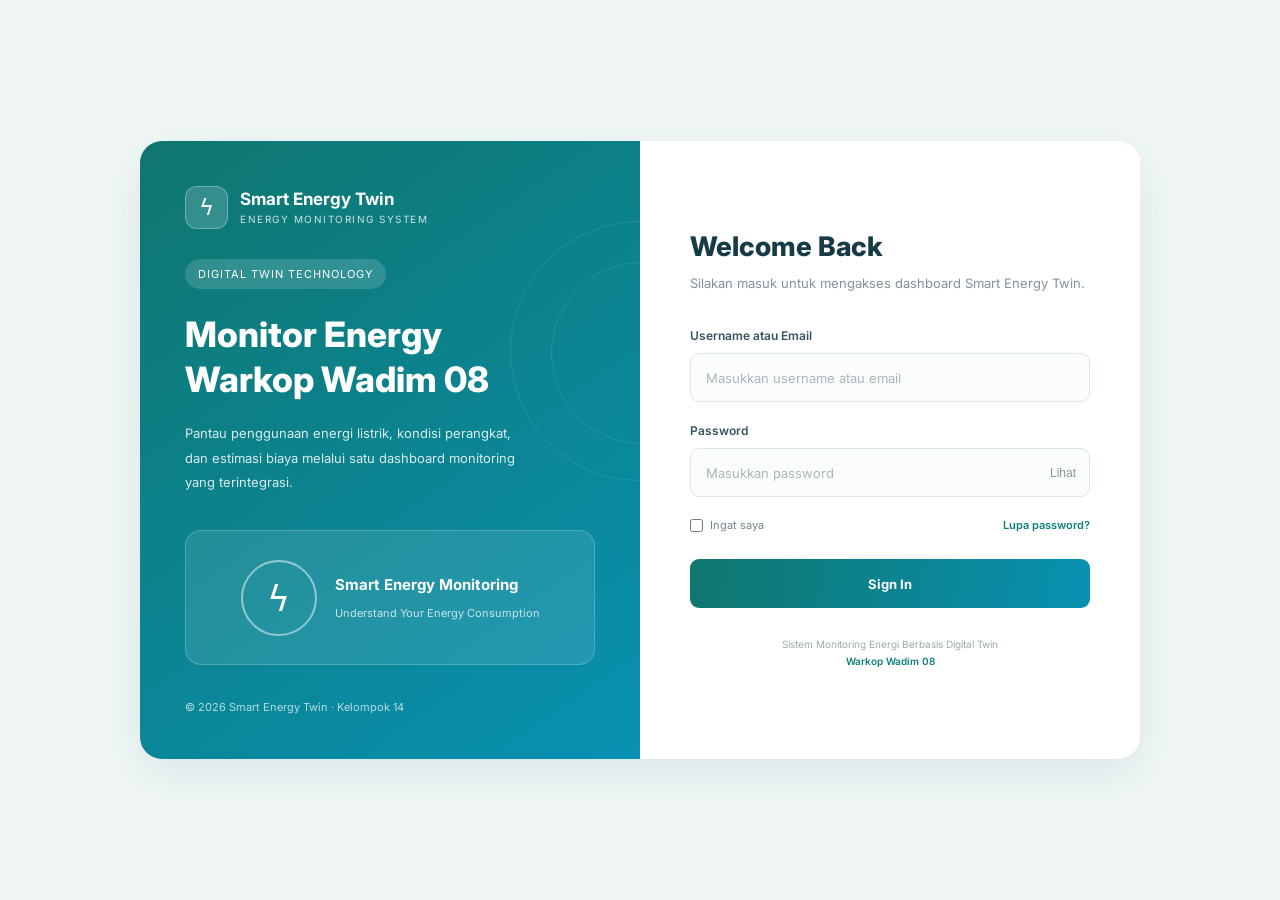
<file: Source code/login.html>
<!DOCTYPE html>
<html lang="id">
<head>
    <meta charset="UTF-8">
    <meta name="viewport" content="width=device-width, initial-scale=1.0">
    <title>Login | Smart Energy Twin</title>

    <link href="https://fonts.googleapis.com/css2?family=Inter:wght@400;500;600;700;800&display=swap" rel="stylesheet">

    <style>
        * {
            margin: 0;
            padding: 0;
            box-sizing: border-box;
        }

        body {
            font-family: 'Inter', sans-serif;
            min-height: 100vh;
            background: #f1f7f7;
            display: flex;
            align-items: center;
            justify-content: center;
            padding: 25px;
            color: #172f3b;
        }

        .login-container {
            width: 100%;
            max-width: 1000px;
            min-height: 590px;
            display: grid;
            grid-template-columns: 1fr 1fr;
            background: white;
            border-radius: 22px;
            overflow: hidden;
            box-shadow: 0 15px 50px rgba(15, 70, 80, 0.10);
        }

        /* LEFT PANEL */
        .login-info {
            position: relative;
            overflow: hidden;
            padding: 45px;
            background: linear-gradient(145deg, #0f766e, #0891b2);
            color: white;
            display: flex;
            flex-direction: column;
            justify-content: space-between;
        }

        .brand {
            display: flex;
            align-items: center;
            gap: 12px;
        }

        .brand-icon {
            width: 43px;
            height: 43px;
            background: rgba(255,255,255,0.16);
            border: 1px solid rgba(255,255,255,0.3);
            border-radius: 12px;
            display: flex;
            align-items: center;
            justify-content: center;
            font-size: 23px;
        }

        .brand-name {
            font-size: 17px;
            font-weight: 700;
        }

        .brand-subtitle {
            font-size: 10px;
            opacity: 0.8;
            margin-top: 4px;
            letter-spacing: 1.5px;
        }

        .info-content {
            position: relative;
            z-index: 2;
            margin-top: 30px;
        }

        .info-label {
            display: inline-block;
            padding: 8px 13px;
            border-radius: 30px;
            background: rgba(255,255,255,0.15);
            font-size: 11px;
            letter-spacing: 1px;
            margin-bottom: 23px;
        }

        .info-content h1 {
            font-size: 35px;
            line-height: 1.3;
            margin-bottom: 18px;
            font-weight: 800;
        }

        .info-content p {
            font-size: 13px;
            line-height: 1.9;
            color: rgba(255,255,255,0.85);
            max-width: 340px;
        }

        .energy-illustration {
            margin-top: 35px;
            width: 100%;
            height: 135px;
            border: 1px solid rgba(255,255,255,0.2);
            border-radius: 16px;
            background: rgba(255,255,255,0.10);
            display: flex;
            align-items: center;
            justify-content: center;
            gap: 18px;
        }

        .energy-circle {
            width: 76px;
            height: 76px;
            border: 2px solid rgba(255,255,255,0.5);
            border-radius: 50%;
            display: flex;
            align-items: center;
            justify-content: center;
            font-size: 35px;
        }

        .energy-text strong {
            display: block;
            font-size: 15px;
            margin-bottom: 7px;
        }

        .energy-text span {
            font-size: 11px;
            color: rgba(255,255,255,0.75);
        }

        .info-footer {
            font-size: 11px;
            color: rgba(255,255,255,0.7);
            margin-top: 35px;
        }

        .circle-decoration {
            position: absolute;
            width: 260px;
            height: 260px;
            border: 1px solid rgba(255,255,255,0.10);
            border-radius: 50%;
            right: -130px;
            top: 80px;
        }

        .circle-decoration::after {
            content: "";
            position: absolute;
            width: 180px;
            height: 180px;
            border: 1px solid rgba(255,255,255,0.10);
            border-radius: 50%;
            top: 40px;
            left: 40px;
        }

        /* RIGHT PANEL */
        .login-form-section {
            padding: 55px 50px;
            display: flex;
            flex-direction: column;
            justify-content: center;
        }

        .form-heading {
            margin-bottom: 35px;
        }

        .form-heading h2 {
            font-size: 27px;
            font-weight: 800;
            color: #173b46;
            margin-bottom: 10px;
        }

        .form-heading p {
            color: #82939a;
            font-size: 13px;
            line-height: 1.6;
        }

        .form-group {
            margin-bottom: 21px;
        }

        .form-group label {
            display: block;
            font-size: 12px;
            font-weight: 600;
            color: #36545d;
            margin-bottom: 10px;
        }

        .input-wrapper {
            position: relative;
        }

        .input-wrapper input {
            width: 100%;
            height: 49px;
            padding: 0 15px;
            border: 1px solid #dce7e8;
            border-radius: 9px;
            outline: none;
            font-family: inherit;
            font-size: 13px;
            color: #29444d;
            transition: 0.2s;
            background: #fbfdfd;
        }

        .input-wrapper input:focus {
            border-color: #0f8b85;
            box-shadow: 0 0 0 3px rgba(15,139,133,0.09);
        }

        .input-wrapper input::placeholder {
            color: #a9b7bb;
        }

        .password-toggle {
            position: absolute;
            right: 14px;
            top: 50%;
            transform: translateY(-50%);
            border: none;
            background: none;
            color: #82969b;
            cursor: pointer;
            font-size: 12px;
        }

        .form-options {
            display: flex;
            justify-content: space-between;
            align-items: center;
            margin: 5px 0 27px;
            font-size: 11px;
        }

        .remember {
            display: flex;
            align-items: center;
            gap: 7px;
            color: #71858b;
        }

        .remember input {
            accent-color: #0f766e;
        }

        .forgot-password {
            color: #0f817b;
            text-decoration: none;
            font-weight: 600;
        }

        .login-button {
            width: 100%;
            height: 49px;
            border: none;
            border-radius: 9px;
            background: linear-gradient(100deg, #0f766e, #0891b2);
            color: white;
            font-family: inherit;
            font-size: 13px;
            font-weight: 700;
            cursor: pointer;
            transition: 0.25s;
        }

        .login-button:hover {
            transform: translateY(-2px);
            box-shadow: 0 8px 18px rgba(15,118,110,0.22);
        }

        .login-note {
            text-align: center;
            color: #9aabad;
            font-size: 10px;
            margin-top: 28px;
            line-height: 1.7;
        }

        .login-note span {
            color: #0f817b;
            font-weight: 600;
        }

        @media (max-width: 760px) {
            .login-container {
                max-width: 450px;
                grid-template-columns: 1fr;
            }

            .login-info {
                padding: 30px;
                min-height: 350px;
            }

            .info-content {
                margin-top: 40px;
            }

            .info-content h1 {
                font-size: 27px;
            }

            .energy-illustration {
                display: none;
            }

            .login-form-section {
                padding: 40px 30px;
            }
        }

        @media (max-width: 400px) {
            body {
                padding: 12px;
            }

            .login-form-section {
                padding: 35px 22px;
            }
        }
    </style>
</head>

<body>

    <div class="login-container">

        <!-- LEFT PANEL -->
        <section class="login-info">

            <div class="circle-decoration"></div>

            <div class="brand">
                <div class="brand-icon">ϟ</div>

                <div>
                    <div class="brand-name">Smart Energy Twin</div>
                    <div class="brand-subtitle">ENERGY MONITORING SYSTEM</div>
                </div>
            </div>

            <div class="info-content">

                <div class="info-label">
                    DIGITAL TWIN TECHNOLOGY
                </div>

                <h1>
                    Monitor Energy<br>
                    Warkop Wadim 08
                </h1>

                <p>
                    Pantau penggunaan energi listrik, kondisi perangkat,
                    dan estimasi biaya melalui satu dashboard monitoring
                    yang terintegrasi.
                </p>

                <div class="energy-illustration">

                    <div class="energy-circle">ϟ</div>

                    <div class="energy-text">
                        <strong>Smart Energy Monitoring</strong>
                        <span>Understand Your Energy Consumption</span>
                    </div>

                </div>

            </div>

            <div class="info-footer">
                © 2026 Smart Energy Twin · Kelompok 14
            </div>

        </section>


        <!-- RIGHT PANEL -->
        <section class="login-form-section">

            <div class="form-heading">
                <h2>Welcome Back</h2>
                <p>
                    Silakan masuk untuk mengakses dashboard
                    Smart Energy Twin.
                </p>
            </div>

            <form id="loginForm">

                <div class="form-group">
                    <label for="username">Username atau Email</label>

                    <div class="input-wrapper">
                        <input
                            type="text"
                            id="username"
                            placeholder="Masukkan username atau email"
                            required
                        >
                    </div>
                </div>

                <div class="form-group">
                    <label for="password">Password</label>

                    <div class="input-wrapper">
                        <input
                            type="password"
                            id="password"
                            placeholder="Masukkan password"
                            required
                        >

                        <button
                            type="button"
                            class="password-toggle"
                            onclick="togglePassword()"
                        >
                            Lihat
                        </button>
                    </div>
                </div>

                <div class="form-options">

                    <label class="remember">
                        <input type="checkbox">
                        Ingat saya
                    </label>

                    <a href="#" class="forgot-password">
                        Lupa password?
                    </a>

                </div>

                <button type="submit" class="login-button">
                    Sign In
                </button>

            </form>

            <div class="login-note">
                Sistem Monitoring Energi Berbasis Digital Twin<br>
                <span>Warkop Wadim 08</span>
            </div>

        </section>

    </div>


    <script>
        function togglePassword() {
            const password = document.getElementById("password");
            const button = document.querySelector(".password-toggle");

            if (password.type === "password") {
                password.type = "text";
                button.textContent = "Sembunyikan";
            } else {
                password.type = "password";
                button.textContent = "Lihat";
            }
        }

        document.getElementById("loginForm").addEventListener("submit", function(e) {
            e.preventDefault();
            alert("Tampilan login berhasil diuji. Fitur autentikasi belum terhubung ke database.");
        });
    </script>

</body>
</html>
</file>
